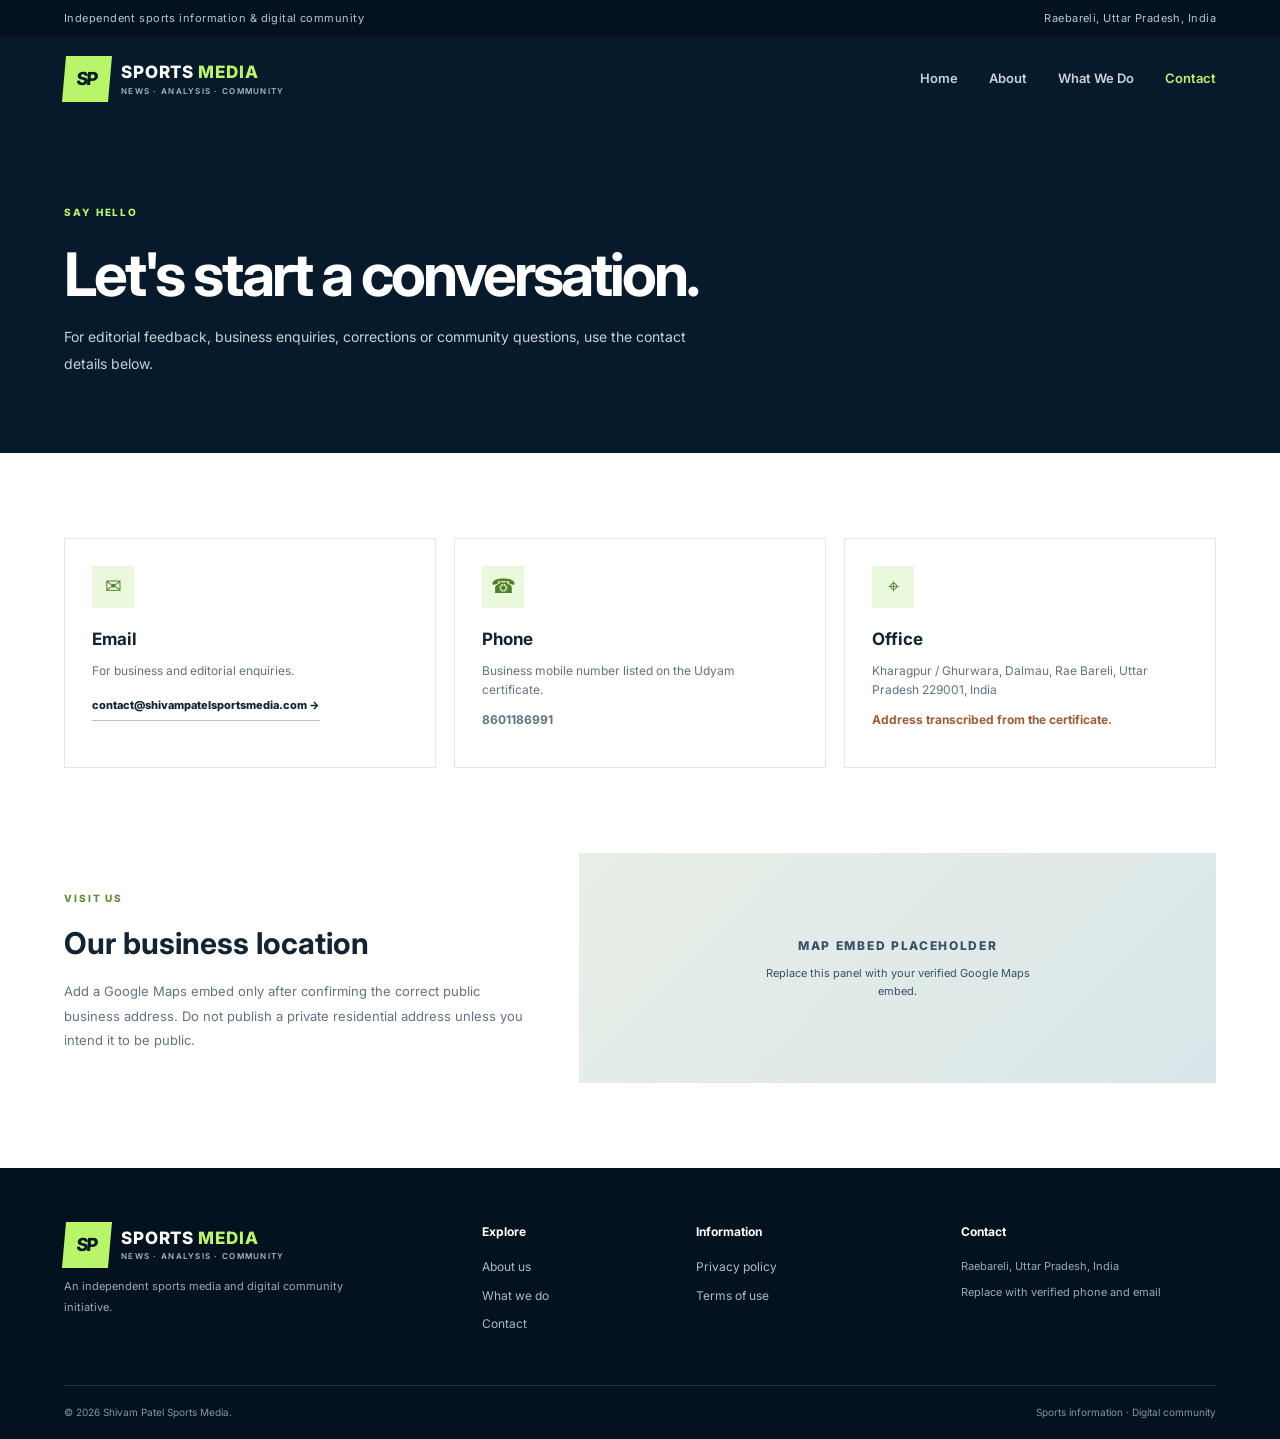
<file: contact.html>
<!DOCTYPE html>
<html lang="en"><head><meta charset="UTF-8"><meta name="viewport" content="width=device-width, initial-scale=1.0"><meta name="description" content="Contact Shivam Patel Sports Media for editorial, business and community enquiries."><title>Contact | Shivam Patel Sports Media</title><link rel="stylesheet" href="style.css"><link href="https://fonts.googleapis.com/css2?family=Inter:wght@400;500;600;700;800&display=swap" rel="stylesheet"></head>
<body><div class="topbar"><div class="container topbar-inner"><span>Independent sports information & digital community</span><span>Raebareli, Uttar Pradesh, India</span></div></div><header class="site-header"><nav class="container nav"><a class="brand" href="index.html"><span class="brand-mark">SP</span><span>SPORTS<span class="brand-light">MEDIA</span><small>NEWS · ANALYSIS · COMMUNITY</small></span></a><button class="menu-toggle" aria-label="Toggle navigation" aria-expanded="false">☰</button><div class="menu"><a href="index.html">Home</a><a href="about.html">About</a><a href="services.html">What We Do</a><a class="active" href="contact.html">Contact</a></div></nav></header>
<main><section class="page-hero simple-page-hero"><div class="container"><span class="eyebrow">SAY HELLO</span><h1>Let's start a conversation.</h1><p>For editorial feedback, business enquiries, corrections or community questions, use the contact details below.</p></div></section>
<section class="section container contact-layout"><div class="contact-card"><span class="contact-symbol">✉</span><h3>Email</h3><p>For business and editorial enquiries.</p><a class="text-link" href="mailto:contact@shivampatelsportsmedia.com">contact@shivampatelsportsmedia.com →</a></div><div class="contact-card"><span class="contact-symbol">☎</span><h3>Phone</h3><p>Business mobile number listed on the Udyam certificate.</p><p><strong>8601186991</strong></p></div><div class="contact-card"><span class="contact-symbol">⌖</span><h3>Office</h3><p>Kharagpur / Ghurwara, Dalmau, Rae Bareli, Uttar Pradesh 229001, India</p><p class="contact-placeholder">Address transcribed from the certificate.</p></div></section>
<section class="container map-placeholder"><div><span class="eyebrow dark-eyebrow">VISIT US</span><h2>Our business location</h2><p>Add a Google Maps embed only after confirming the correct public business address. Do not publish a private residential address unless you intend it to be public.</p></div><div class="map-visual"><span>MAP EMBED PLACEHOLDER</span><small>Replace this panel with your verified Google Maps embed.</small></div></section></main>
<footer class="footer"><div class="container footer-grid"><div><a class="brand footer-brand" href="index.html"><span class="brand-mark">SP</span><span>SPORTS<span class="brand-light">MEDIA</span><small>NEWS · ANALYSIS · COMMUNITY</small></span></a><p class="footer-about">An independent sports media and digital community initiative.</p></div><div><h4>Explore</h4><a href="about.html">About us</a><a href="services.html">What we do</a><a href="contact.html">Contact</a></div><div><h4>Information</h4><a href="privacy.html">Privacy policy</a><a href="terms.html">Terms of use</a></div><div><h4>Contact</h4><p>Raebareli, Uttar Pradesh, India</p><p>Replace with verified phone and email</p></div></div><div class="container footer-bottom"><span>© 2026 Shivam Patel Sports Media.</span><span>Sports information · Digital community</span></div></footer><script src="script.js"></script></body></html>
</file>
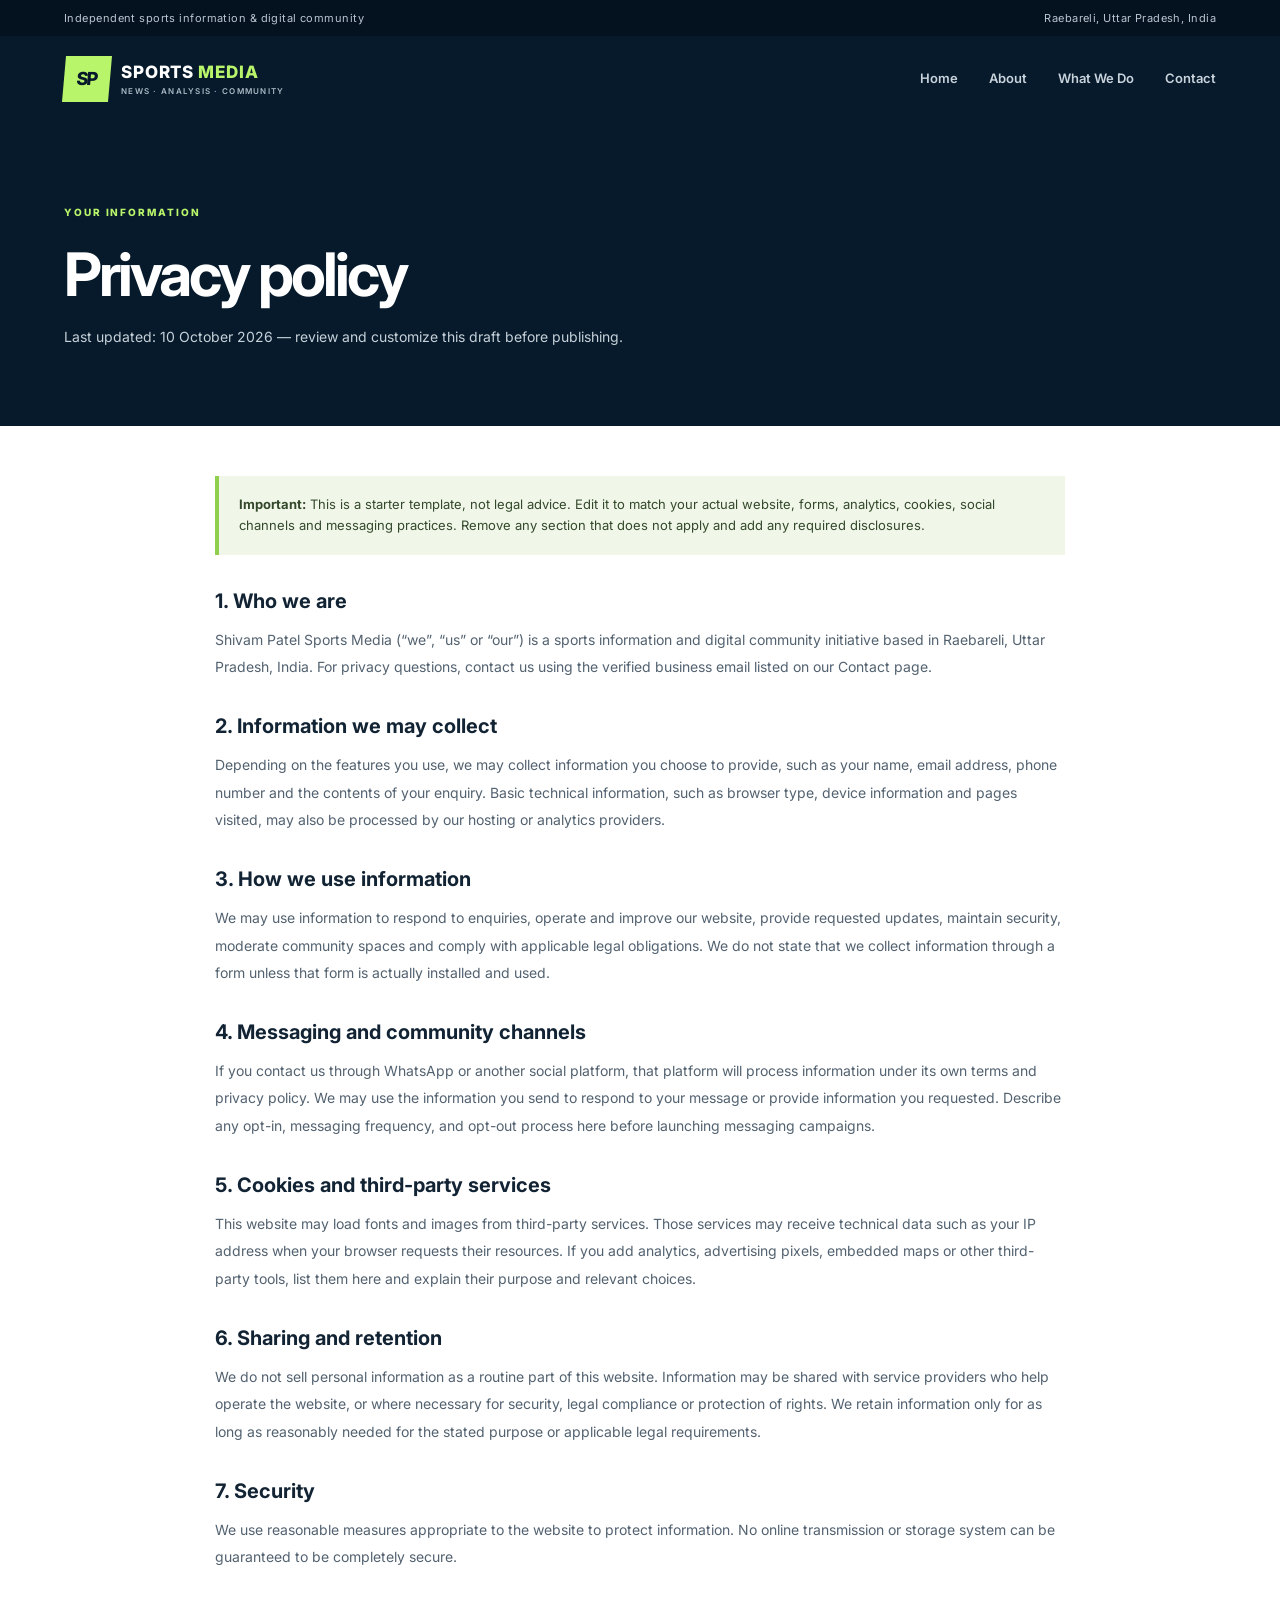
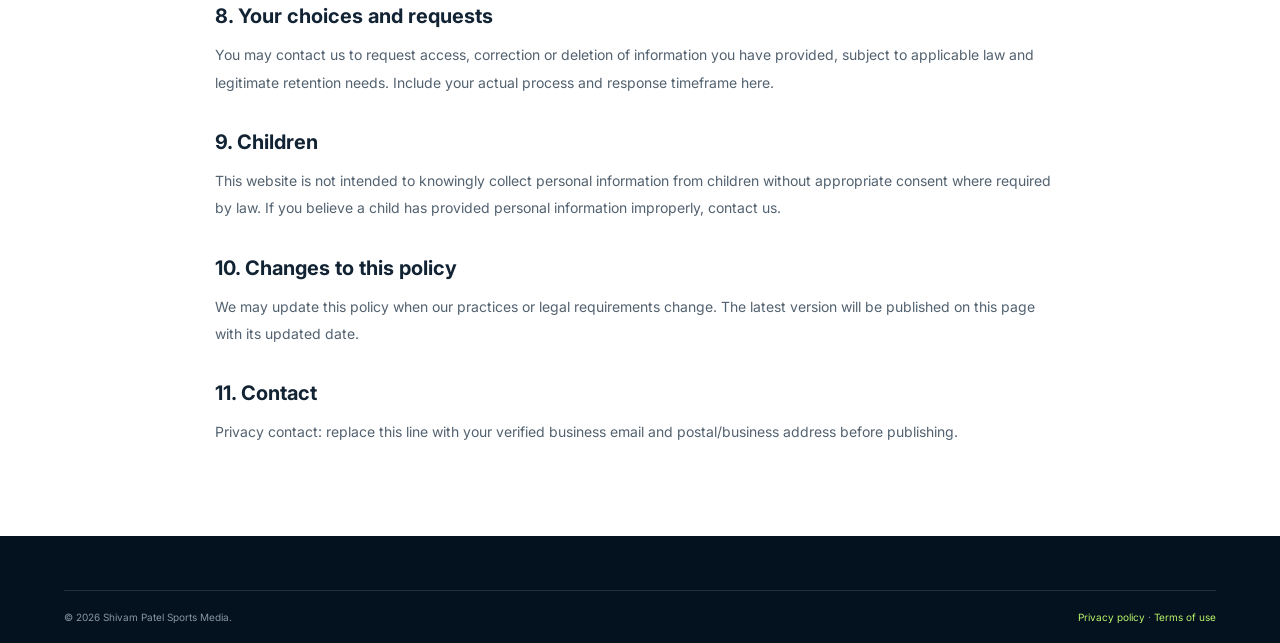
<file: privacy.html>
<!DOCTYPE html>
<html lang="en"><head><meta charset="UTF-8"><meta name="viewport" content="width=device-width, initial-scale=1.0"><meta name="description" content="Privacy policy for Shivam Patel Sports Media."><title>Privacy Policy | Shivam Patel Sports Media</title><link rel="stylesheet" href="style.css"><link href="https://fonts.googleapis.com/css2?family=Inter:wght@400;500;600;700;800&display=swap" rel="stylesheet"></head>
<body><div class="topbar"><div class="container topbar-inner"><span>Independent sports information & digital community</span><span>Raebareli, Uttar Pradesh, India</span></div></div><header class="site-header"><nav class="container nav"><a class="brand" href="index.html"><span class="brand-mark">SP</span><span>SPORTS<span class="brand-light">MEDIA</span><small>NEWS · ANALYSIS · COMMUNITY</small></span></a><button class="menu-toggle" aria-label="Toggle navigation" aria-expanded="false">☰</button><div class="menu"><a href="index.html">Home</a><a href="about.html">About</a><a href="services.html">What We Do</a><a href="contact.html">Contact</a></div></nav></header>
<main><section class="page-hero simple-page-hero"><div class="container"><span class="eyebrow">YOUR INFORMATION</span><h1>Privacy policy</h1><p>Last updated: 10 October 2026 — review and customize this draft before publishing.</p></div></section>
<section class="container legal-content"><div class="notice"><strong>Important:</strong> This is a starter template, not legal advice. Edit it to match your actual website, forms, analytics, cookies, social channels and messaging practices. Remove any section that does not apply and add any required disclosures.</div>
<h2>1. Who we are</h2><p>Shivam Patel Sports Media (“we”, “us” or “our”) is a sports information and digital community initiative based in Raebareli, Uttar Pradesh, India. For privacy questions, contact us using the verified business email listed on our Contact page.</p>
<h2>2. Information we may collect</h2><p>Depending on the features you use, we may collect information you choose to provide, such as your name, email address, phone number and the contents of your enquiry. Basic technical information, such as browser type, device information and pages visited, may also be processed by our hosting or analytics providers.</p>
<h2>3. How we use information</h2><p>We may use information to respond to enquiries, operate and improve our website, provide requested updates, maintain security, moderate community spaces and comply with applicable legal obligations. We do not state that we collect information through a form unless that form is actually installed and used.</p>
<h2>4. Messaging and community channels</h2><p>If you contact us through WhatsApp or another social platform, that platform will process information under its own terms and privacy policy. We may use the information you send to respond to your message or provide information you requested. Describe any opt-in, messaging frequency, and opt-out process here before launching messaging campaigns.</p>
<h2>5. Cookies and third-party services</h2><p>This website may load fonts and images from third-party services. Those services may receive technical data such as your IP address when your browser requests their resources. If you add analytics, advertising pixels, embedded maps or other third-party tools, list them here and explain their purpose and relevant choices.</p>
<h2>6. Sharing and retention</h2><p>We do not sell personal information as a routine part of this website. Information may be shared with service providers who help operate the website, or where necessary for security, legal compliance or protection of rights. We retain information only for as long as reasonably needed for the stated purpose or applicable legal requirements.</p>
<h2>7. Security</h2><p>We use reasonable measures appropriate to the website to protect information. No online transmission or storage system can be guaranteed to be completely secure.</p>
<h2>8. Your choices and requests</h2><p>You may contact us to request access, correction or deletion of information you have provided, subject to applicable law and legitimate retention needs. Include your actual process and response timeframe here.</p>
<h2>9. Children</h2><p>This website is not intended to knowingly collect personal information from children without appropriate consent where required by law. If you believe a child has provided personal information improperly, contact us.</p>
<h2>10. Changes to this policy</h2><p>We may update this policy when our practices or legal requirements change. The latest version will be published on this page with its updated date.</p>
<h2>11. Contact</h2><p>Privacy contact: replace this line with your verified business email and postal/business address before publishing.</p>
</section></main><footer class="footer"><div class="container footer-bottom"><span>© 2026 Shivam Patel Sports Media.</span><span><a href="privacy.html">Privacy policy</a> · <a href="terms.html">Terms of use</a></span></div></footer><script src="script.js"></script></body></html>
</file>
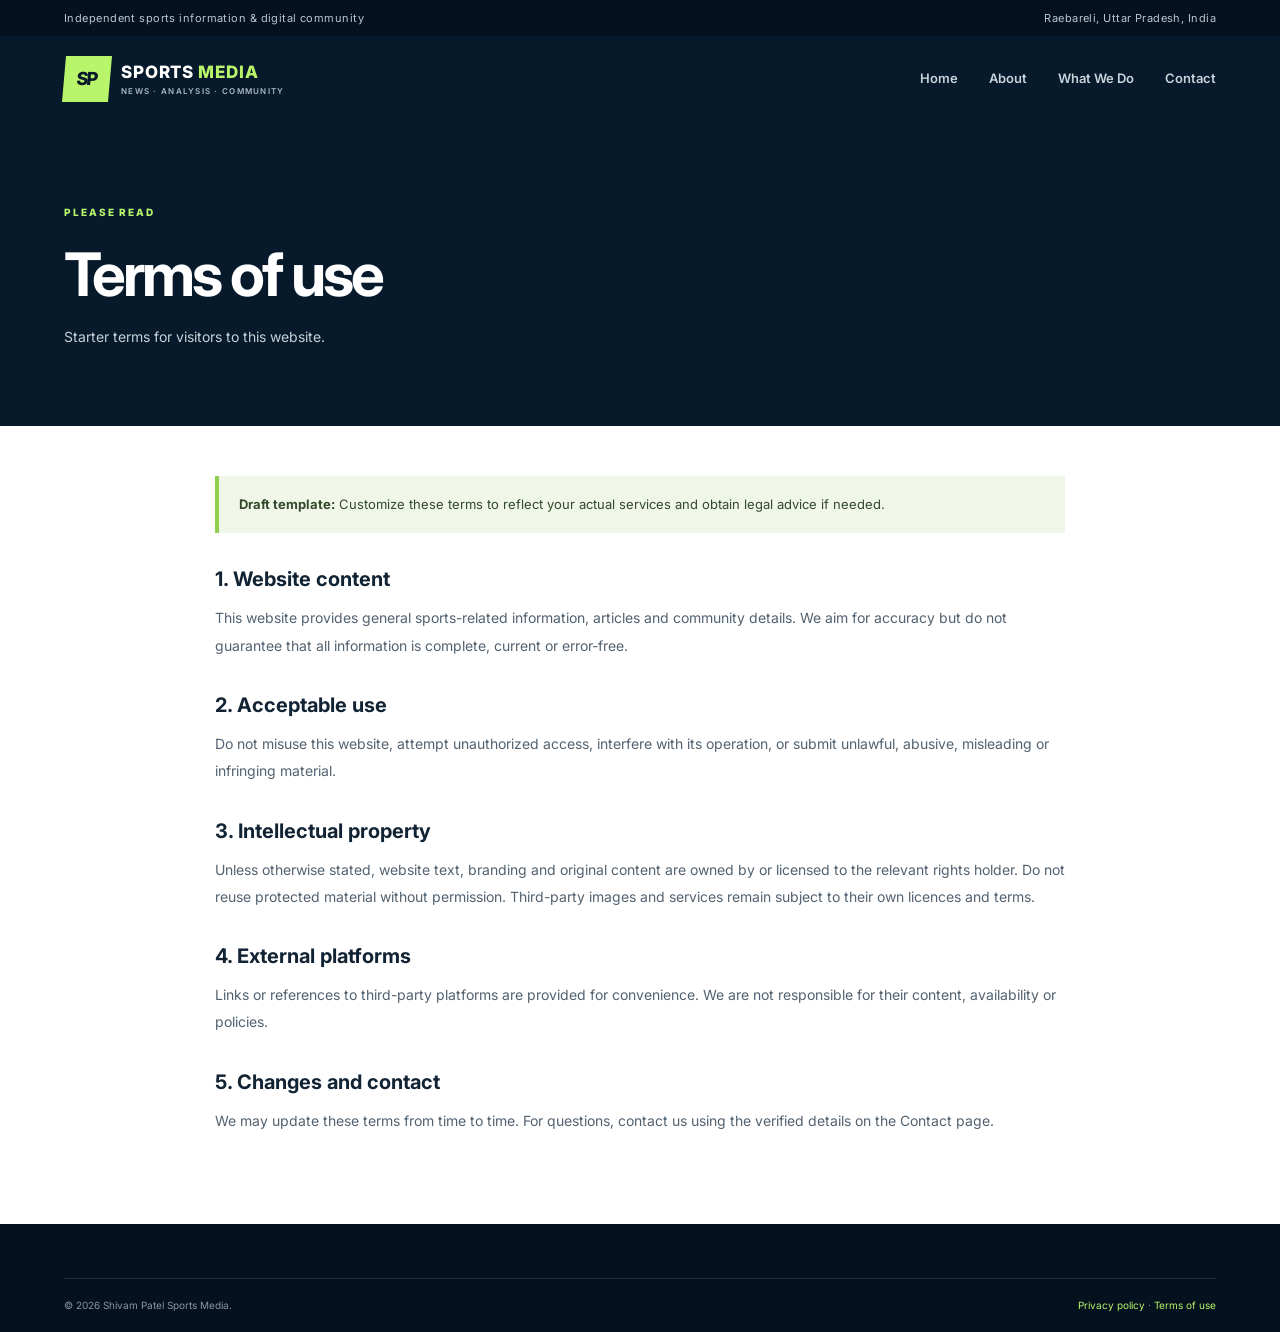
<file: terms.html>
<!DOCTYPE html>
<html lang="en"><head><meta charset="UTF-8"><meta name="viewport" content="width=device-width, initial-scale=1.0"><title>Terms of Use | Shivam Patel Sports Media</title><link rel="stylesheet" href="style.css"><link href="https://fonts.googleapis.com/css2?family=Inter:wght@400;500;600;700;800&display=swap" rel="stylesheet"></head>
<body><div class="topbar"><div class="container topbar-inner"><span>Independent sports information & digital community</span><span>Raebareli, Uttar Pradesh, India</span></div></div><header class="site-header"><nav class="container nav"><a class="brand" href="index.html"><span class="brand-mark">SP</span><span>SPORTS<span class="brand-light">MEDIA</span><small>NEWS · ANALYSIS · COMMUNITY</small></span></a><button class="menu-toggle" aria-label="Toggle navigation" aria-expanded="false">☰</button><div class="menu"><a href="index.html">Home</a><a href="about.html">About</a><a href="services.html">What We Do</a><a href="contact.html">Contact</a></div></nav></header>
<main><section class="page-hero simple-page-hero"><div class="container"><span class="eyebrow">PLEASE READ</span><h1>Terms of use</h1><p>Starter terms for visitors to this website.</p></div></section><section class="container legal-content"><div class="notice"><strong>Draft template:</strong> Customize these terms to reflect your actual services and obtain legal advice if needed.</div><h2>1. Website content</h2><p>This website provides general sports-related information, articles and community details. We aim for accuracy but do not guarantee that all information is complete, current or error-free.</p><h2>2. Acceptable use</h2><p>Do not misuse this website, attempt unauthorized access, interfere with its operation, or submit unlawful, abusive, misleading or infringing material.</p><h2>3. Intellectual property</h2><p>Unless otherwise stated, website text, branding and original content are owned by or licensed to the relevant rights holder. Do not reuse protected material without permission. Third-party images and services remain subject to their own licences and terms.</p><h2>4. External platforms</h2><p>Links or references to third-party platforms are provided for convenience. We are not responsible for their content, availability or policies.</p><h2>5. Changes and contact</h2><p>We may update these terms from time to time. For questions, contact us using the verified details on the Contact page.</p></section></main><footer class="footer"><div class="container footer-bottom"><span>© 2026 Shivam Patel Sports Media.</span><span><a href="privacy.html">Privacy policy</a> · <a href="terms.html">Terms of use</a></span></div></footer><script src="script.js"></script></body></html>
</file>
<file: style.css>
*{box-sizing:border-box;margin:0;padding:0} :root{--navy:#071a2b;--navy2:#0d2a40;--green:#b9f56b;--ink:#122334;--muted:#637283;--paper:#f5f7f8;--line:#e1e7eb}html{scroll-behavior:smooth}body{font-family:'Inter',sans-serif;color:var(--ink);background:#fff;line-height:1.65}a{color:inherit;text-decoration:none}img{display:block;width:100%;object-fit:cover}.container{width:min(1160px,90%);margin:0 auto}.topbar{background:#04111e;color:#b9c6d0;font-size:11px;letter-spacing:.04em}.topbar-inner{display:flex;justify-content:space-between;padding:9px 0}.site-header{background:var(--navy);color:#fff;position:relative;z-index:5}.nav{display:flex;align-items:center;justify-content:space-between;min-height:86px}.brand{display:flex;align-items:center;gap:11px;font-weight:800;letter-spacing:.05em;line-height:1.1;font-size:17px}.brand-mark{display:grid;place-items:center;width:46px;height:46px;background:var(--green);color:var(--navy);font-size:18px;font-weight:800;letter-spacing:-.08em;transform:skew(-5deg)}.brand-light{color:var(--green);margin-left:4px}.brand small{display:block;font-size:8px;letter-spacing:.16em;color:#aab9c5;margin-top:5px;font-weight:600}.menu{display:flex;align-items:center;gap:31px}.menu a{font-size:13px;color:#c8d3dc;font-weight:600;transition:.2s}.menu a:hover,.menu a.active{color:var(--green)}.menu-toggle{display:none;background:none;border:0;color:white;font-size:25px}.hero{position:relative;min-height:580px;display:flex;align-items:center;background:var(--navy);overflow:hidden;color:white}.hero-image{position:absolute;inset:0;background:linear-gradient(90deg,rgba(3,17,29,.96) 0%,rgba(3,17,29,.82) 43%,rgba(3,17,29,.18) 100%),url('https://images.unsplash.com/photo-1540747913346-19e32dc3e97e?auto=format&fit=crop&w=2000&q=90') center 42%/cover no-repeat;transform:scale(1.02)}.hero-content{position:relative;padding-top:35px;padding-bottom:55px}.eyebrow{display:inline-flex;align-items:center;gap:9px;font-size:10px;font-weight:800;letter-spacing:.19em;color:var(--green);text-transform:uppercase}.live-dot{height:7px;width:7px;background:var(--green);border-radius:50%;box-shadow:0 0 0 5px rgba(185,245,107,.12)}.hero h1{font-size:clamp(42px,6vw,72px);letter-spacing:-.055em;line-height:1.06;max-width:760px;margin:23px 0}.hero h1 span{color:var(--green)}.hero p{font-size:16px;line-height:1.8;color:#d1dbe2;max-width:550px}.hero-actions{display:flex;gap:12px;flex-wrap:wrap;margin-top:31px}.btn{display:inline-flex;align-items:center;gap:19px;padding:14px 20px;font-size:12px;font-weight:800;border-radius:3px;transition:transform .2s,background .2s}.btn:hover{transform:translateY(-2px)}.btn-primary{background:var(--green);color:var(--navy)}.btn-outline{border:1px solid rgba(255,255,255,.42);color:#fff}.btn-outline:hover{background:rgba(255,255,255,.08)}.hero-caption{position:absolute;right:5%;bottom:24px;font-size:9px;letter-spacing:.22em;color:#dce5ea}.quick-strip{background:var(--green);color:var(--navy)}.strip-grid{display:grid;grid-template-columns:repeat(3,1fr);padding:21px 0}.strip-grid>div{display:flex;align-items:center;justify-content:center;gap:14px;border-right:1px solid rgba(7,26,43,.18)}.strip-grid>div:last-child{border:0}.strip-icon{font-size:27px;font-weight:500}.strip-grid strong,.strip-grid small{display:block}.strip-grid strong{font-size:12px}.strip-grid small{font-size:10px;opacity:.72}.section{padding-top:85px;padding-bottom:85px}.section-heading{display:flex;align-items:end;justify-content:space-between;gap:20px;margin-bottom:30px}.dark-eyebrow{color:#628b39}.section h2,.about-copy h2{font-size:clamp(28px,4vw,42px);line-height:1.15;letter-spacing:-.045em;margin-top:11px}.text-link{font-size:12px;font-weight:800;border-bottom:1px solid #b4c0c8;padding-bottom:5px;white-space:nowrap}.text-link span{margin-left:8px}.feature-grid{display:grid;grid-template-columns:1.25fr 1fr 1fr;gap:17px}.feature-card{position:relative;height:355px;overflow:hidden;background:var(--navy)}.feature-card:after{content:"";position:absolute;inset:0;background:linear-gradient(0deg,rgba(2,13,23,.9),transparent 68%)}.feature-card img{height:100%;transition:transform .6s}.feature-card:hover img{transform:scale(1.05)}.feature-overlay{position:absolute;z-index:1;bottom:0;left:0;padding:24px;color:white}.tag{display:inline-block;background:var(--green);color:var(--navy);padding:4px 7px;font-size:9px;letter-spacing:.12em;font-weight:800}.feature-overlay h3{font-size:23px;line-height:1.2;margin:12px 0 6px;letter-spacing:-.03em}.feature-overlay p{font-size:12px;color:#d5dce2}.community-band{background:var(--navy);color:white;overflow:hidden}.community-content{display:grid;grid-template-columns:1fr 1fr;align-items:center;gap:70px;padding-top:75px;padding-bottom:75px}.community-content h2{font-size:clamp(35px,5vw,54px);line-height:1.08;letter-spacing:-.05em;margin:18px 0}.community-content h2 span{color:var(--green)}.community-content p{max-width:450px;color:#c3ced7;font-size:14px;line-height:1.9}.community-image{height:350px;position:relative}.community-image:before{content:"";position:absolute;inset:12px -12px -12px 12px;border:1px solid var(--green);z-index:0}.community-image img{height:100%;position:relative;z-index:1}.values-grid{display:grid;grid-template-columns:repeat(3,1fr);gap:20px}.value-card{padding:28px;border:1px solid var(--line);background:#fff}.value-number{font-size:11px;font-weight:800;color:#719c43;letter-spacing:.12em}.value-card h3{font-size:18px;margin:19px 0 8px}.value-card p{font-size:13px;color:var(--muted);line-height:1.8}.cta-section{background:#8fcf4d;color:var(--navy);padding:37px 0}.cta-inner{display:flex;align-items:center;justify-content:space-between;gap:20px}.cta-inner .eyebrow{color:#294a16}.cta-inner h2{font-size:clamp(22px,3vw,32px);letter-spacing:-.04em;margin-top:5px}.btn-light{background:var(--navy);color:white;white-space:nowrap}.footer{background:#04111e;color:#c0ccd5;padding:54px 0 0}.footer-grid{display:grid;grid-template-columns:1.5fr .7fr .9fr 1fr;gap:35px;padding-bottom:42px}.footer-brand{color:white}.footer-about{font-size:12px;color:#8fa0ad;max-width:290px;margin-top:18px;line-height:1.9}.footer h4{color:white;font-size:12px;margin-bottom:15px}.footer-grid>div>a:not(.brand){display:block;font-size:12px;color:#aebbc5;margin:9px 0}.footer-grid p{font-size:11px;color:#9aaab6;margin:8px 0}.footer-bottom{border-top:1px solid rgba(255,255,255,.12);padding:18px 0;display:flex;justify-content:space-between;gap:20px;font-size:10px;color:#8797a3}.footer-bottom a{color:var(--green)}.page-hero{background:var(--navy);color:white;padding:70px 0}.page-hero-grid{display:grid;grid-template-columns:1fr .85fr;align-items:center;gap:55px}.page-hero h1{font-size:clamp(38px,5vw,60px);line-height:1.08;letter-spacing:-.05em;margin:18px 0}.page-hero p{color:#c6d1d9;max-width:570px;font-size:14px;line-height:1.9}.page-hero img{height:310px}.simple-page-hero{padding:75px 0}.simple-page-hero .container{max-width:1160px}.simple-page-hero p{max-width:650px}.about-copy{display:grid;grid-template-columns:.8fr 1.2fr;gap:70px}.about-copy p{color:#5f6e7b;font-size:14px;margin-bottom:18px;line-height:1.95}.image-callout{height:400px;position:relative;overflow:hidden;background:var(--navy)}.image-callout:after{content:"";position:absolute;inset:0;background:linear-gradient(90deg,rgba(4,17,30,.9),rgba(4,17,30,.12))}.image-callout>img{height:100%}.image-callout-text{position:absolute;z-index:1;left:max(5%,calc((100% - 1160px)/2));top:50%;transform:translateY(-50%);color:white}.image-callout-text h2{font-size:clamp(36px,5vw,55px);line-height:1.1;margin-top:16px;letter-spacing:-.04em}.about-values{padding-top:60px}.service-list{padding-top:45px}.service-row{display:grid;grid-template-columns:1fr 1fr;gap:55px;align-items:center;margin-bottom:65px}.service-row:last-child{margin-bottom:0}.service-row img{height:300px}.service-row h2{font-size:31px;line-height:1.2;letter-spacing:-.04em;margin:13px 0}.service-row p{color:var(--muted);font-size:14px;line-height:1.9}.service-row.reverse img{order:2}.contact-layout{display:grid;grid-template-columns:repeat(3,1fr);gap:18px}.contact-card{border:1px solid var(--line);padding:27px;min-height:225px}.contact-symbol{display:grid;place-items:center;width:42px;height:42px;background:#eaf8dc;color:#527d2a;font-size:20px}.contact-card h3{margin:17px 0 8px;font-size:17px}.contact-card p{font-size:12px;color:var(--muted);margin-bottom:10px}.contact-card .text-link{display:inline-block;font-size:11px;margin-top:5px}.contact-placeholder{font-weight:700;color:#a25c35!important}.map-placeholder{display:grid;grid-template-columns:.85fr 1.15fr;gap:45px;align-items:center;padding-bottom:85px}.map-placeholder h2{font-size:30px;margin:10px 0}.map-placeholder p{font-size:13px;color:var(--muted);line-height:1.9}.map-visual{min-height:230px;background:linear-gradient(135deg,#e8efe6,#d9e5e9);display:flex;flex-direction:column;align-items:center;justify-content:center;color:#38516a;text-align:center;padding:20px}.map-visual span{font-size:12px;font-weight:800;letter-spacing:.14em}.map-visual small{font-size:11px;margin-top:8px;max-width:300px}.legal-content{max-width:850px;padding-top:50px;padding-bottom:90px}.legal-content h2{font-size:20px;margin:30px 0 8px}.legal-content p{font-size:14px;color:#536270;line-height:1.95}.notice{padding:18px 20px;background:#f0f7e9;border-left:4px solid #8fcf4d;font-size:13px;color:#34482b;margin-bottom:30px}
@media(max-width:800px){.topbar-inner span:last-child{display:none}.nav{min-height:72px}.menu-toggle{display:block}.menu{display:none;position:absolute;top:72px;left:0;right:0;background:#071a2b;padding:18px 5%;flex-direction:column;align-items:flex-start;gap:18px;border-top:1px solid rgba(255,255,255,.1)}.menu.open{display:flex}.hero{min-height:540px}.hero-image{background-position:58% center}.hero h1{font-size:clamp(39px,10vw,57px)}.hero p{font-size:14px}.strip-grid{grid-template-columns:1fr;gap:16px;padding:20px 0}.strip-grid>div{justify-content:flex-start;border-right:0;border-bottom:1px solid rgba(7,26,43,.15);padding:0 8px 13px}.strip-grid>div:last-child{padding-bottom:0}.section{padding-top:60px;padding-bottom:60px}.section-heading{align-items:flex-start;flex-direction:column}.feature-grid{grid-template-columns:1fr}.feature-card{height:320px}.community-content{grid-template-columns:1fr;gap:30px;padding-top:60px;padding-bottom:60px}.community-image{height:270px}.values-grid{grid-template-columns:1fr}.cta-inner{align-items:flex-start;flex-direction:column}.footer-grid{grid-template-columns:1fr 1fr;gap:28px}.page-hero-grid{grid-template-columns:1fr;gap:28px}.page-hero img{height:240px}.about-copy{grid-template-columns:1fr;gap:20px}.service-row,.service-row.reverse{grid-template-columns:1fr;gap:22px;margin-bottom:45px}.service-row.reverse img{order:0}.service-row img{height:240px}.contact-layout{grid-template-columns:1fr}.map-placeholder{grid-template-columns:1fr;gap:22px}.image-callout{height:320px}}@media(max-width:480px){.container{width:88%}.brand{font-size:14px}.brand-mark{width:40px;height:40px}.brand small{font-size:7px}.hero-actions{flex-direction:column;align-items:flex-start}.hero-caption{font-size:8px}.footer-grid{grid-template-columns:1fr}.footer-bottom{flex-direction:column;gap:6px}.simple-page-hero{padding:55px 0}.legal-content{padding-top:35px;padding-bottom:60px}}

/* Udyam registration section */
.btn-dark{background:var(--navy);color:#fff}
.registration-section{background:#eef3f2;padding:82px 0;position:relative;overflow:hidden}
.registration-layout{display:grid;grid-template-columns:.85fr 1.15fr;align-items:center;gap:55px}
.registration-copy h2{font-size:clamp(34px,4vw,48px);line-height:1.1;letter-spacing:-.05em;margin:16px 0}
.registration-copy h2 span{color:#56872e}
.registration-copy>p{font-size:14px;color:#596b76;line-height:1.9;max-width:440px;margin-bottom:25px}
.registration-copy .registration-note{font-size:11px;color:#77858d;margin-top:18px;margin-bottom:0}
.registration-card{background:#fff;border:1px solid #dce5df;border-radius:12px;box-shadow:0 20px 55px rgba(7,26,43,.1);overflow:hidden;position:relative}
.registration-card:before{content:"";position:absolute;right:-48px;top:65px;width:190px;height:190px;border:1px solid #e7eee7;border-radius:50%;pointer-events:none}
.registration-card-top{display:flex;align-items:center;gap:12px;padding:22px 25px;background:var(--navy);color:#fff;position:relative}
.registration-seal{display:grid;place-items:center;width:43px;height:43px;border:1px solid var(--green);border-radius:50%;font-size:10px;font-weight:800;color:var(--green)}
.registration-card-top small,.registration-card-top strong{display:block}
.registration-card-top small{font-size:8px;letter-spacing:.16em;color:#a8bac6}
.registration-card-top strong{font-size:14px;margin-top:3px}
.status-pill{margin-left:auto;border-radius:30px;padding:6px 9px;background:rgba(185,245,107,.15);color:var(--green);font-size:8px;font-weight:800;letter-spacing:.1em}
.registration-number{margin:22px 25px 0;padding:15px 17px;background:#f2f8eb;border-left:3px solid #8fcf4d;position:relative}
.registration-number small,.registration-business small{display:block;font-size:9px;color:#61716d;letter-spacing:.1em;font-weight:700}
.registration-number strong{display:block;font-size:clamp(15px,2vw,19px);color:#17334a;margin-top:5px;letter-spacing:.02em}
.registration-business{padding:18px 25px 5px;position:relative}
.registration-business strong{display:block;font-size:14px;margin-top:4px;color:#172c3b}
.registration-facts{display:grid;grid-template-columns:1fr 1fr;gap:17px 22px;padding:20px 25px 23px;position:relative}
.registration-facts small,.registration-address small{display:block;font-size:10px;color:#7b898f;margin-bottom:4px}
.registration-facts strong{display:block;font-size:12px;line-height:1.5;color:#1d3341}
.registration-address{display:flex;gap:12px;margin:0 25px 20px;padding:15px;background:#f7f9f8;border:1px solid #e7ece8;position:relative}
.registration-address>span{font-size:22px;color:#6b9b3d}
.registration-address p{margin:0}
.registration-address strong{display:block;font-size:11px;line-height:1.6;color:#263d4a}
.registration-card-bottom{display:flex;justify-content:space-between;align-items:center;padding:14px 25px;background:#f8faf9;border-top:1px solid #e8eeeb;font-size:10px;color:#77858d;gap:10px}
.registration-card-bottom a{font-size:10px;color:#426e26;font-weight:800;white-space:nowrap}
@media(max-width:800px){.registration-layout{grid-template-columns:1fr;gap:30px}.registration-section{padding:60px 0}.registration-card-top{padding:18px}.registration-number{margin:18px 18px 0}.registration-business{padding:16px 18px 4px}.registration-facts{padding:18px;gap:14px}.registration-address{margin:0 18px 18px}.registration-card-bottom{padding:13px 18px}}
@media(max-width:430px){.registration-facts{grid-template-columns:1fr 1fr}.registration-card-top strong{font-size:12px}.status-pill{font-size:7px}.registration-card-bottom{align-items:flex-start;flex-direction:column}}
</file>
